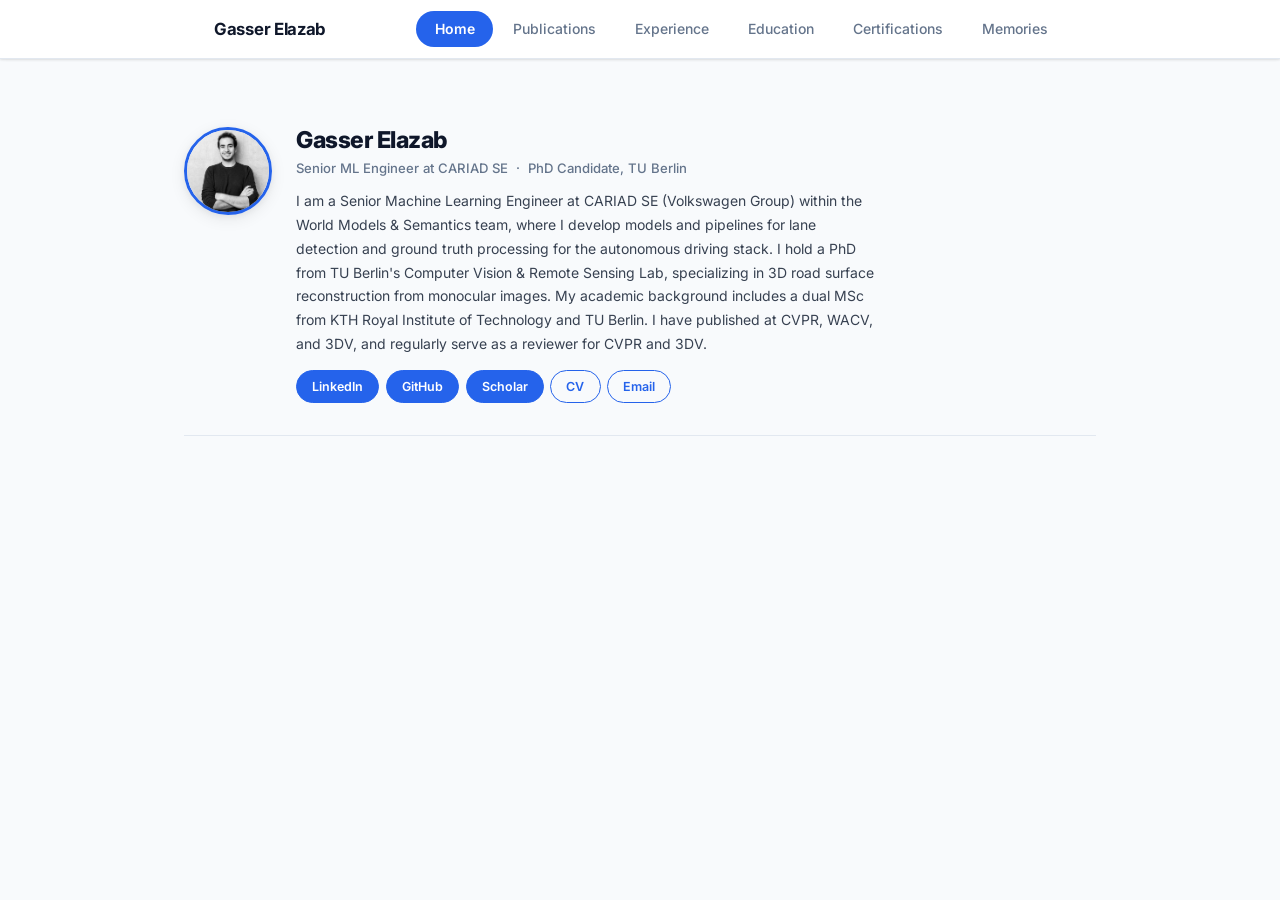
<file: index.html>
<!DOCTYPE html>
<html lang="en">
<head>
    <meta charset="UTF-8">
    <meta name="viewport" content="width=device-width, initial-scale=1.0">
    <title>Gasser Elazab</title>
    <link rel="stylesheet" href="style.css">
    <link rel="preconnect" href="https://fonts.googleapis.com">
    <link rel="preconnect" href="https://fonts.gstatic.com" crossorigin>
    <link href="https://fonts.googleapis.com/css2?family=Inter:ital,wght@0,300;0,400;0,500;0,600;0,700;0,800;1,400&display=swap" rel="stylesheet">
</head>
<body>

<!-- ══════════════════════  NAVBAR  ══════════════════════ -->
<nav class="top-nav">
    <div class="nav-inner">
        <span class="nav-brand">Gasser Elazab</span>
        <ul class="nav-list">
            <li><a href="index.html"           class="nav-tab active">Home</a></li>
            <li><a href="publications.html"    class="nav-tab">Publications</a></li>
            <li><a href="experience.html"      class="nav-tab">Experience</a></li>
            <li><a href="education.html"       class="nav-tab">Education</a></li>
            <li><a href="certifications.html"  class="nav-tab">Certifications</a></li>
            <li><a href="memories.html"        class="nav-tab">Memories</a></li>
        </ul>
    </div>
</nav>

<!-- ══════════════════════  HOME  ══════════════════════ -->
<section id="home" class="page">

    <!-- Profile strip -->
    <div class="profile-strip">
        <img class="profile-photo" src="docs/images/GasserElazab_image.jpg" alt="Gasser Elazab">
        <div class="profile-info">
            <h1 class="profile-name">Gasser Elazab</h1>
            <p class="profile-role">Senior ML Engineer at CARIAD SE &nbsp;&middot;&nbsp; PhD Candidate, TU Berlin</p>
            <p class="profile-bio">
            I am a Senior Machine Learning Engineer at CARIAD SE (Volkswagen Group) within the World Models &amp; Semantics team, where I develop models and pipelines for lane detection and ground truth processing for the autonomous driving stack. I hold a PhD from TU Berlin&#39;s Computer Vision &amp; Remote Sensing Lab, specializing in 3D road surface reconstruction from monocular images. My academic background includes a dual MSc from KTH Royal Institute of Technology and TU Berlin. I have published at CVPR, WACV, and 3DV, and regularly serve as a reviewer for CVPR and 3DV.
            </p>
            <div class="profile-links">
                <a href="https://linkedin.com/in/gasserelazab/" target="_blank" rel="noopener" class="plink">LinkedIn</a>
                <a href="https://github.com/GasserElAzab" target="_blank" rel="noopener" class="plink">GitHub</a>
                <a href="https://scholar.google.com/" target="_blank" rel="noopener" class="plink">Scholar</a>
                <a href="docs/CV/My_CV.pdf" target="_blank" rel="noopener" class="plink plink-outline">CV</a>
                <a href="mailto:gasser.elazab@gmail.com" class="plink plink-outline">Email</a>
            </div>
        </div>
    </div>

</section>

</body>
</html>
</file>
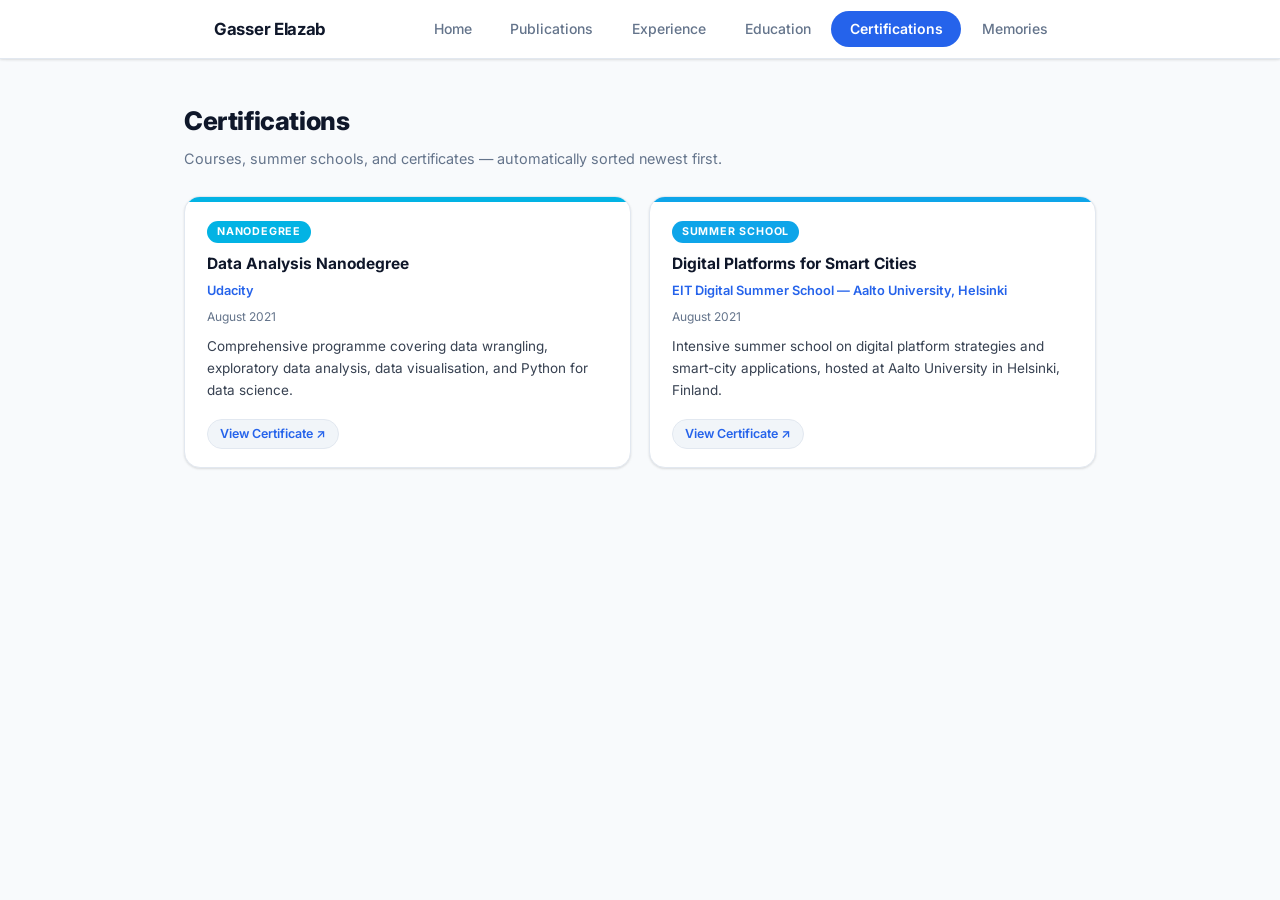
<file: certifications.html>
<!DOCTYPE html>
<html lang="en">
<head>
    <meta charset="UTF-8">
    <meta name="viewport" content="width=device-width, initial-scale=1.0">
    <title>Certifications – Gasser Elazab</title>
    <link rel="stylesheet" href="style.css">
    <link rel="preconnect" href="https://fonts.googleapis.com">
    <link rel="preconnect" href="https://fonts.gstatic.com" crossorigin>
    <link href="https://fonts.googleapis.com/css2?family=Inter:ital,wght@0,300;0,400;0,500;0,600;0,700;0,800;1,400&display=swap" rel="stylesheet">
</head>
<body>

<!-- ══════════════════════  NAVBAR  ══════════════════════ -->
<nav class="top-nav">
    <div class="nav-inner">
        <span class="nav-brand">Gasser Elazab</span>
        <ul class="nav-list">
            <li><a href="index.html"           class="nav-tab">Home</a></li>
            <li><a href="publications.html"    class="nav-tab">Publications</a></li>
            <li><a href="experience.html"      class="nav-tab">Experience</a></li>
            <li><a href="education.html"       class="nav-tab">Education</a></li>
            <li><a href="certifications.html"  class="nav-tab active">Certifications</a></li>
            <li><a href="memories.html"        class="nav-tab">Memories</a></li>
        </ul>
    </div>
</nav>

<!-- ══════════════════════  CERTIFICATIONS  ══════════════════════ -->
<section id="certifications" class="page">
    <h2 class="page-title">Certifications</h2>
    <p class="page-sub">Courses, summer schools, and certificates — automatically sorted newest first.</p>
    <div id="certs-container" class="cert-grid"></div>
</section>

<script>
// ════════════════════════════════════════════════════════════
//  CERTIFICATIONS DATA
//  Add new entries anywhere — they are auto-sorted newest first.
//  Fields:
//    id          – unique slug
//    title       – certificate / programme title
//    issuer      – issuing organisation
//    date        – human-readable date shown on the card
//    year, month – used for auto-sort (month 1–12)
//    category    – label shown as a pill (e.g. "Nanodegree", "Summer School")
//    color       – hex color for the accent bar and category pill
//    description – short description (optional, can be "")
//    pdf         – path to PDF, or "" if not available yet
// ════════════════════════════════════════════════════════════
const certsData = [
    {
        id: "udacity-data-analysis-2021",
        title: "Data Analysis Nanodegree",
        issuer: "Udacity",
        date: "August 2021",
        year: 2021,
        month: 8,
        category: "Nanodegree",
        color: "#02b3e4",
        description: "Comprehensive programme covering data wrangling, exploratory data analysis, data visualisation, and Python for data science.",
        pdf: "docs/certifications/DataAnalysis_nanodegree.pdf"
    },
    {
        id: "eit-summer-school-helsinki-2021",
        title: "Digital Platforms for Smart Cities",
        issuer: "EIT Digital Summer School — Aalto University, Helsinki",
        date: "August 2021",
        year: 2021,
        month: 8,
        category: "Summer School",
        color: "#0ea5e9",
        description: "Intensive summer school on digital platform strategies and smart-city applications, hosted at Aalto University in Helsinki, Finland.",
        pdf: "docs/certifications/EIT_SummerSchool_Helsinki_2021.pdf"
    },
    // ── Add new certifications above this line ──────────────────
    // { id, title, issuer, date, year, month, category, color, description, pdf }
];

function renderCerts() {
    // Sort newest first (year desc, then month desc)
    const sorted = [...certsData].sort((a, b) =>
        b.year !== a.year ? b.year - a.year : b.month - a.month
    );

    const container = document.getElementById('certs-container');
    if (!sorted.length) {
        container.innerHTML = '<p class="empty-note">No certifications added yet.</p>';
        return;
    }

    container.innerHTML = sorted.map(c => `
        <div class="cert-card">
            <div class="cert-card-bar" style="background:${c.color}"></div>
            <div class="cert-card-body">
                <span class="cert-category" style="background:${c.color}">${c.category}</span>
                <h3 class="cert-title">${c.title}</h3>
                <span class="cert-issuer">${c.issuer}</span>
                <span class="cert-date">${c.date}</span>
                ${c.description ? `<p class="cert-desc">${c.description}</p>` : ''}
            </div>
            ${c.pdf ? `
            <div class="cert-footer">
                <a href="${c.pdf}" target="_blank" rel="noopener" class="pill-link">View Certificate ↗</a>
            </div>` : ''}
        </div>
    `).join('');
}

renderCerts();
</script>
</body>
</html>
</file>
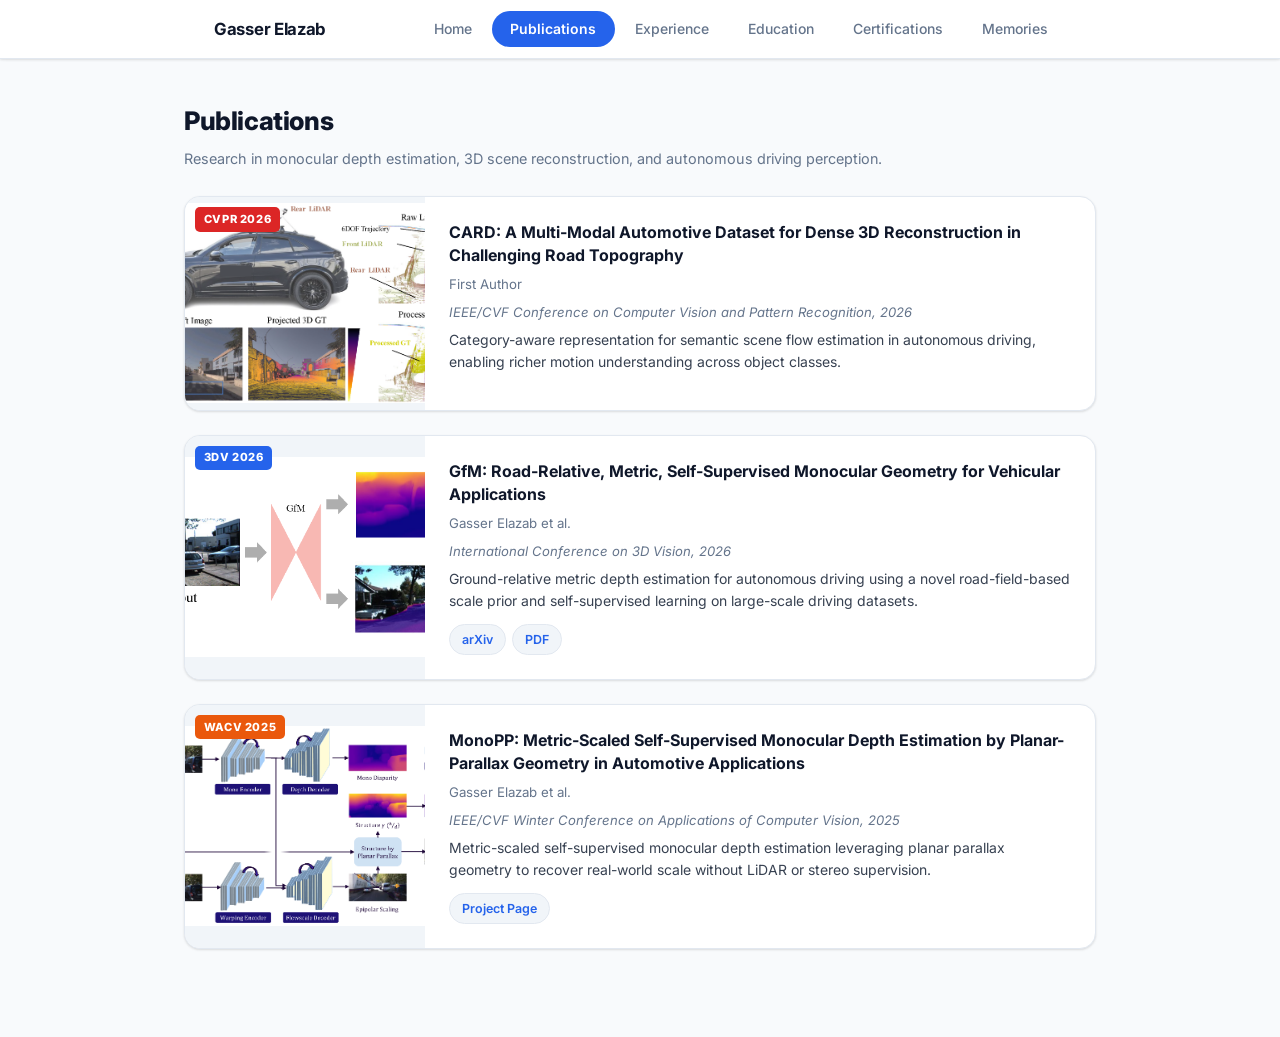
<file: publications.html>
<!DOCTYPE html>
<html lang="en">
<head>
    <meta charset="UTF-8">
    <meta name="viewport" content="width=device-width, initial-scale=1.0">
    <title>Publications – Gasser Elazab</title>
    <link rel="stylesheet" href="style.css">
    <link rel="preconnect" href="https://fonts.googleapis.com">
    <link rel="preconnect" href="https://fonts.gstatic.com" crossorigin>
    <link href="https://fonts.googleapis.com/css2?family=Inter:ital,wght@0,300;0,400;0,500;0,600;0,700;0,800;1,400&display=swap" rel="stylesheet">
</head>
<body>

<!-- ══════════════════════  NAVBAR  ══════════════════════ -->
<nav class="top-nav">
    <div class="nav-inner">
        <span class="nav-brand">Gasser Elazab</span>
        <ul class="nav-list">
            <li><a href="index.html"           class="nav-tab">Home</a></li>
            <li><a href="publications.html"    class="nav-tab active">Publications</a></li>
            <li><a href="experience.html"      class="nav-tab">Experience</a></li>
            <li><a href="education.html"       class="nav-tab">Education</a></li>
            <li><a href="certifications.html"  class="nav-tab">Certifications</a></li>
            <li><a href="memories.html"        class="nav-tab">Memories</a></li>
        </ul>
    </div>
</nav>

<!-- ══════════════════════  PUBLICATIONS  ══════════════════════ -->
<section id="publications" class="page">
    <h2 class="page-title">Publications</h2>
    <p class="page-sub">Research in monocular depth estimation, 3D scene reconstruction, and autonomous driving perception.</p>
    <div id="papers-container" style="margin-top:1.5rem"></div>
</section>

<script>
// ════════════════════════════════════════════════════════════
//  PAPERS DATA  — add new entries anywhere, auto-sorted newest first
//  Add a `year` (and optionally `month`) field to control ordering.
// ════════════════════════════════════════════════════════════
const papersData = [
    {
        id: "gfm-3dv-2026",
        title: "GfM: Road-Relative, Metric, Self-Supervised Monocular Geometry for Vehicular Applications",
        authors: "Gasser Elazab et al.",
        venue: "3DV 2026",
        venueFull: "International Conference on 3D Vision, 2026",
        venueClass: "venue-3dv",
        year: 2026, month: 3,
        image: "docs/paper_images/GfM.png",
        links: [
            { label: "arXiv", url: "https://arxiv.org/abs/2512.04303" },
            { label: "PDF",   url: "https://arxiv.org/pdf/2512.04303" },
            { label: "Proceedings", url: "" }
        ],
        abstract: "Ground-relative metric depth estimation for autonomous driving using a novel road-field-based scale prior and self-supervised learning on large-scale driving datasets."
    },
    {
        id: "card-cvpr-2026",
        title: "CARD: A Multi-Modal Automotive Dataset for Dense 3D Reconstruction in Challenging Road Topography",
        authors: "First Author",
        venue: "CVPR 2026",
        venueFull: "IEEE/CVF Conference on Computer Vision and Pattern Recognition, 2026",
        venueClass: "venue-cvpr",
        year: 2026, month: 6,
        image: "docs/paper_images/CARD_image.png",
        links: [
            { label: "Proceedings", url: "" }
        ],
        abstract: "Category-aware representation for semantic scene flow estimation in autonomous driving, enabling richer motion understanding across object classes."
    },
    {
        id: "monopp-wacv-2025",
        title: "MonoPP: Metric-Scaled Self-Supervised Monocular Depth Estimation by Planar-Parallax Geometry in Automotive Applications",
        authors: "Gasser Elazab et al.",
        venue: "WACV 2025",
        venueFull: "IEEE/CVF Winter Conference on Applications of Computer Vision, 2025",
        venueClass: "venue-wacv",
        year: 2025, month: 1,
        image: "docs/paper_images/monopp.png",
        links: [
            { label: "Project Page", url: "https://mono-pp.github.io/" },
            { label: "arXiv",        url: "" },
            { label: "Proceedings",  url: "" }
        ],
        abstract: "Metric-scaled self-supervised monocular depth estimation leveraging planar parallax geometry to recover real-world scale without LiDAR or stereo supervision."
    },
    // ── Add new papers above this line ──────────────────────────
    // { id, title, authors, venue, venueFull, venueClass, year, month, image, links, abstract }
];

function paperImgFallback(imgEl, venue) {
    const colorMap = { CVPR: '#dc2626', WACV: '#ea580c', '3DV': '#2563eb', ICCV: '#16a34a', ECCV: '#9333ea' };
    const key   = Object.keys(colorMap).find(k => venue.includes(k)) || 'CONF';
    const color = colorMap[key] || '#2563eb';
    const svg   = `<svg xmlns="http://www.w3.org/2000/svg" width="220" height="160">
        <rect fill="${color}" width="220" height="160"/>
        <text fill="rgba(255,255,255,0.9)" font-family="Inter,sans-serif" font-size="18" font-weight="700"
              x="110" y="86" text-anchor="middle">${key}</text>
    </svg>`;
    imgEl.src    = 'data:image/svg+xml;charset=utf-8,' + encodeURIComponent(svg);
    imgEl.onerror = null;
}

function renderPapers() {
    const container = document.getElementById('papers-container');
    if (!papersData.length) return;
    // Auto-sort: newest year first, then newest month first
    const sorted = [...papersData].sort((a, b) =>
        b.year !== a.year ? b.year - a.year : (b.month || 0) - (a.month || 0)
    );
    container.innerHTML = sorted.map(p => `
        <div class="paper-card">
            <div class="paper-img-wrap">
                <img src="${p.image}"
                     alt="${p.title}"
                     onerror="paperImgFallback(this,'${p.venue}')"
                     loading="lazy">
                <span class="venue-badge ${p.venueClass}">${p.venue}</span>
            </div>
            <div class="paper-content">
                <h3 class="paper-title">${p.title}</h3>
                <p class="paper-authors">${p.authors}</p>
                <p class="paper-venue-full">${p.venueFull}</p>
                <p class="paper-abstract">${p.abstract}</p>
                <div class="paper-links">
                    ${p.links.filter(l => l.url).map(l =>
                        `<a href="${l.url}" target="_blank" rel="noopener" class="pill-link">${l.label}</a>`
                    ).join('')}
                </div>
            </div>
        </div>
    `).join('');
}

renderPapers();
</script>
</body>
</html>
</file>
<file: style.css>
/* ═══════════════════════════════════════════════════════════════
   VARIABLES
═══════════════════════════════════════════════════════════════ */
:root {
    --primary:      #2563eb;
    --primary-dark: #1d4ed8;
    --bg:           #f8fafc;
    --surface:      #ffffff;
    --border:       #e2e8f0;
    --text:         #0f172a;
    --text-muted:   #64748b;
    --shadow-sm:    0 1px 3px rgba(0,0,0,0.07), 0 1px 2px rgba(0,0,0,0.06);
    --shadow-md:    0 4px 16px rgba(0,0,0,0.08), 0 2px 6px rgba(0,0,0,0.05);
    --radius:       16px;
    --radius-sm:    8px;
    --nav-h:        58px;
}

/* ═══════════════════════════════════════════════════════════════
   RESET & BASE
═══════════════════════════════════════════════════════════════ */
*, *::before, *::after { box-sizing: border-box; margin: 0; padding: 0; }
html                   { scroll-behavior: smooth; }

body {
    font-family: 'Inter', 'Segoe UI', system-ui, sans-serif;
    background: var(--bg);
    color: var(--text);
    line-height: 1.65;
    min-height: 100vh;
}

img  { max-width: 100%; height: auto; display: block; }
a    { color: var(--primary); text-decoration: none; }
a:hover { text-decoration: underline; }

/* ═══════════════════════════════════════════════════════════════
   PAGES
═══════════════════════════════════════════════════════════════ */
.page { max-width: 860px; margin: 0 auto; padding: 2rem 1.25rem 2rem; }

/* ═══════════════════════════════════════════════════════════════
   TOP NAV
═══════════════════════════════════════════════════════════════ */
.top-nav {
    position: sticky;
    top: 0;
    z-index: 200;
    background: rgba(255,255,255,0.97);
    backdrop-filter: blur(10px);
    -webkit-backdrop-filter: blur(10px);
    border-bottom: 1px solid var(--border);
    box-shadow: var(--shadow-sm);
}

.nav-inner {
    max-width: 900px;
    margin: 0 auto;
    height: var(--nav-h);
    display: flex;
    align-items: center;
    justify-content: space-between;
    padding: 0 1.5rem;
    gap: 1rem;
}

.nav-brand {
    font-weight: 800;
    font-size: 0.97rem;
    color: var(--text);
    letter-spacing: -0.2px;
    flex-shrink: 0;
}

.nav-list {
    display: flex;
    align-items: center;
    gap: 2px;
    list-style: none;
}

.nav-tab {
    display: inline-block;
    background: none;
    border: none;
    cursor: pointer;
    font-family: inherit;
    font-size: 0.84rem;
    font-weight: 500;
    color: var(--text-muted);
    padding: 0.38rem 0.9rem;
    border-radius: 99px;
    transition: background 0.15s, color 0.15s;
    white-space: nowrap;
    text-decoration: none;
}
.nav-tab:hover  { background: var(--bg); color: var(--text); text-decoration: none; }
.nav-tab.active { background: var(--primary); color: #fff; font-weight: 600; }

/* ═══════════════════════════════════════════════════════════════
   PAGE TITLE
═══════════════════════════════════════════════════════════════ */
.page-title { font-size: 1.6rem; font-weight: 800; letter-spacing: -0.4px; margin-bottom: 0.3rem; }
.page-sub   { color: var(--text-muted); font-size: 0.9rem; }

/* ═══════════════════════════════════════════════════════════════
   PROFILE STRIP
═══════════════════════════════════════════════════════════════ */
.profile-strip {
    display: flex;
    align-items: flex-start;
    gap: 1.5rem;
    padding: 1.75rem 0 2rem;
    border-bottom: 1px solid var(--border);
    margin-bottom: 2.25rem;
}

.profile-photo {
    width: 88px;
    height: 88px;
    border-radius: 50%;
    object-fit: cover;
    flex-shrink: 0;
    border: 3px solid var(--primary);
    box-shadow: var(--shadow-md);
}

.profile-name {
    font-size: 1.45rem;
    font-weight: 800;
    letter-spacing: -0.5px;
    line-height: 1.2;
    margin-bottom: 0.15rem;
}

.profile-role {
    font-size: 0.82rem;
    color: var(--text-muted);
    margin-bottom: 0.6rem;
    font-weight: 500;
}

.profile-bio {
    font-size: 0.875rem;
    color: #374151;
    line-height: 1.7;
    margin-bottom: 0.9rem;
    max-width: 580px;
}

.profile-links {
    display: flex;
    flex-wrap: wrap;
    gap: 0.4rem;
}

.plink {
    display: inline-block;
    padding: 0.3rem 0.95rem;
    border-radius: 99px;
    font-size: 0.78rem;
    font-weight: 600;
    background: var(--primary);
    color: #fff !important;
    text-decoration: none !important;
    border: 1.5px solid var(--primary);
    transition: background 0.15s, border-color 0.15s;
}
.plink:hover             { background: var(--primary-dark); border-color: var(--primary-dark); }
.plink-outline           { background: transparent; color: var(--primary) !important; }
.plink-outline:hover     { background: #eff6ff; }

/* ═══════════════════════════════════════════════════════════════
   HOME SECTION HEADING
═══════════════════════════════════════════════════════════════ */
.home-section        { margin-top: 0.5rem; }
.home-section-title  {
    font-size: 1rem;
    font-weight: 700;
    letter-spacing: 0.5px;
    text-transform: uppercase;
    color: var(--text-muted);
    margin-bottom: 1.25rem;
}

/* ═══════════════════════════════════════════════════════════════
   PAPER CARDS
═══════════════════════════════════════════════════════════════ */
.paper-card {
    background: var(--surface);
    border-radius: var(--radius);
    border: 1px solid var(--border);
    box-shadow: var(--shadow-sm);
    display: flex;
    overflow: hidden;
    margin-bottom: 1.25rem;
    transition: box-shadow 0.18s, transform 0.15s;
}
.paper-card:hover { box-shadow: var(--shadow-md); transform: translateY(-2px); }

.paper-img-wrap {
    position: relative;
    flex-shrink: 0;
    width: 200px;
    background: #f1f5f9;
    display: flex;
    align-items: center;
    justify-content: center;
    overflow: hidden;
}
.paper-img-wrap img {
    width: 200px;
    height: 100%;
    max-height: 180px;
    object-fit: cover;
}

.venue-badge {
    position: absolute;
    top: 8px;
    left: 8px;
    padding: 0.15rem 0.5rem;
    border-radius: 5px;
    font-size: 0.67rem;
    font-weight: 800;
    color: #fff;
    letter-spacing: 0.8px;
    text-transform: uppercase;
}
.venue-cvpr { background: #dc2626; }
.venue-wacv { background: #ea580c; }
.venue-3dv  { background: #2563eb; }
.venue-iccv { background: #16a34a; }
.venue-eccv { background: #9333ea; }

.paper-content {
    padding: 1.2rem 1.4rem;
    flex: 1;
    display: flex;
    flex-direction: column;
    gap: 0.3rem;
    min-width: 0;
}
.paper-title       { font-size: 0.95rem; font-weight: 700; color: var(--text); line-height: 1.45; }
.paper-authors     { font-size: 0.78rem; color: var(--text-muted); }
.paper-venue-full  { font-size: 0.78rem; color: var(--text-muted); font-style: italic; }
.paper-abstract    { font-size: 0.83rem; color: #374151; flex: 1; line-height: 1.6; }

.paper-links { display: flex; flex-wrap: wrap; gap: 0.4rem; margin-top: 0.5rem; }
.pill-link {
    display: inline-block;
    padding: 0.2rem 0.7rem;
    border-radius: 99px;
    font-size: 0.75rem;
    font-weight: 600;
    background: #eff6ff;
    color: var(--primary) !important;
    border: 1px solid #bfdbfe;
    text-decoration: none !important;
    transition: background 0.15s;
}
.pill-link:hover { background: #dbeafe; }

/* ═══════════════════════════════════════════════════════════════
   TIMELINE (CV & Education)
═══════════════════════════════════════════════════════════════ */
.page-header      { margin-bottom: 2rem; }

.timeline {
    position: relative;
    padding-left: 2rem;
}
.timeline::before {
    content: '';
    position: absolute;
    left: 9px;
    top: 8px;
    bottom: 8px;
    width: 2px;
    background: var(--border);
    border-radius: 2px;
}

.tl-item {
    position: relative;
    margin-bottom: 2rem;
}
.tl-item:last-child { margin-bottom: 0; }

/* dot */
.tl-marker {
    position: absolute;
    left: -2rem;
    top: 7px;
    width: 14px;
    height: 14px;
    border-radius: 50%;
    background: var(--primary);
    border: 2.5px solid var(--bg);
    box-shadow: 0 0 0 2px var(--primary);
    z-index: 1;
}
.tl-marker-edu { background: #16a34a; box-shadow: 0 0 0 2px #16a34a; }

.tl-content {
    background: var(--surface);
    border: 1px solid var(--border);
    border-radius: var(--radius);
    padding: 1.2rem 1.4rem;
    box-shadow: var(--shadow-sm);
    transition: box-shadow 0.18s;
}
.tl-content:hover { box-shadow: var(--shadow-md); }

.tl-header {
    display: flex;
    justify-content: space-between;
    align-items: flex-start;
    gap: 1rem;
    margin-bottom: 0.5rem;
    flex-wrap: wrap;
}

.tl-role {
    display: block;
    font-size: 1rem;
    font-weight: 700;
    color: var(--text);
    margin-bottom: 0.2rem;
}

.tl-tag {
    display: inline-block;
    font-size: 0.68rem;
    font-weight: 600;
    background: #eff6ff;
    color: var(--primary);
    border: 1px solid #bfdbfe;
    border-radius: 99px;
    padding: 0.08rem 0.5rem;
    vertical-align: middle;
    margin-left: 0.4rem;
}

.tl-org {
    display: block;
    font-size: 0.82rem;
    color: var(--primary);
    font-weight: 600;
}

.tl-period {
    font-size: 0.75rem;
    color: var(--text-muted);
    white-space: nowrap;
    flex-shrink: 0;
    padding-top: 0.1rem;
}

.tl-grade {
    display: inline-block;
    margin: 0.35rem 0 0.45rem;
    font-size: 0.78rem;
    font-weight: 700;
    color: #16a34a;
    background: #f0fdf4;
    border: 1px solid #bbf7d0;
    border-radius: 99px;
    padding: 0.12rem 0.7rem;
}

.tl-bullets {
    list-style: none;
    margin-top: 0.5rem;
    padding: 0;
    display: flex;
    flex-direction: column;
    gap: 0.4rem;
}
.tl-bullets > li {
    font-size: 0.855rem;
    color: #374151;
    line-height: 1.6;
    padding-left: 1.1rem;
    position: relative;
}
.tl-bullets > li::before {
    content: '▸';
    position: absolute;
    left: 0;
    color: var(--primary);
    font-size: 0.7rem;
    top: 0.25rem;
}
/* nested bullets */
.tl-bullets ul {
    list-style: none;
    margin-top: 0.35rem;
    padding-left: 0;
    display: flex;
    flex-direction: column;
    gap: 0.3rem;
}
.tl-bullets ul li {
    font-size: 0.84rem;
    color: #374151;
    line-height: 1.6;
    padding-left: 1.1rem;
    position: relative;
}
.tl-bullets ul li::before {
    content: '–';
    position: absolute;
    left: 0;
    color: var(--text-muted);
}

/* ═══════════════════════════════════════════════════════════════
   MEMORIES PAGE — TRIP CARDS
═══════════════════════════════════════════════════════════════ */
.trip-card {
    border-radius: var(--radius);
    overflow: hidden;
    background: var(--surface);
    box-shadow: var(--shadow-sm);
    border: 1px solid var(--border);
    margin-bottom: 1.5rem;
    transition: box-shadow 0.18s;
}
.trip-card:hover { box-shadow: var(--shadow-md); }

/* Cover image / gradient */
.trip-cover {
    position: relative;
    height: 230px;
    overflow: hidden;
}

.trip-cover-img {
    width: 100%;
    height: 100%;
    object-fit: cover;
    display: block;
}

.trip-cover-placeholder {
    width: 100%;
    height: 100%;
}

.trip-cover-overlay {
    position: absolute;
    inset: 0;
    background: linear-gradient(to top, rgba(0,0,0,0.72) 0%, rgba(0,0,0,0.1) 55%, transparent 100%);
    display: flex;
    align-items: flex-end;
    justify-content: space-between;
    padding: 1.2rem 1.4rem;
}

.trip-cover-text { display: flex; flex-direction: column; gap: 2px; }

.trip-subtitle {
    font-size: 0.72rem;
    font-weight: 600;
    color: rgba(255,255,255,0.75);
    letter-spacing: 0.8px;
    text-transform: uppercase;
}

.trip-title {
    font-size: 1.45rem;
    font-weight: 800;
    color: #fff;
    letter-spacing: -0.3px;
    line-height: 1.2;
}

.trip-photo-count {
    font-size: 0.72rem;
    color: rgba(255,255,255,0.8);
    background: rgba(0,0,0,0.35);
    padding: 0.2rem 0.6rem;
    border-radius: 99px;
    align-self: flex-end;
    flex-shrink: 0;
}

/* Preview strip */
.trip-preview-strip {
    display: flex;
    gap: 3px;
    padding: 3px;
    background: var(--bg);
}

.strip-thumb {
    flex: 1;
    aspect-ratio: 1;
    object-fit: cover;
    cursor: pointer;
    transition: opacity 0.15s;
    min-width: 0;
}
.strip-thumb:hover { opacity: 0.82; }

.strip-more-btn {
    flex: 1;
    min-width: 0;
    aspect-ratio: 1;
    display: flex;
    flex-direction: column;
    align-items: center;
    justify-content: center;
    background: #1e293b;
    color: #fff;
    border: none;
    cursor: pointer;
    font-family: inherit;
    font-size: 1.15rem;
    font-weight: 800;
    line-height: 1.2;
    transition: background 0.15s;
}
.strip-more-btn span { font-size: 0.7rem; font-weight: 500; opacity: 0.75; }
.strip-more-btn:hover { background: #334155; }

/* Expanded full grid */
.trip-full-grid {
    display: grid;
    grid-template-columns: repeat(4, 1fr);
    gap: 3px;
    padding: 0 3px 3px;
    background: var(--bg);
}
.trip-full-grid.hidden { display: none; }

.grid-thumb {
    width: 100%;
    aspect-ratio: 1;
    object-fit: cover;
    cursor: pointer;
    transition: opacity 0.15s;
}
.grid-thumb:hover { opacity: 0.82; }

.collapse-btn {
    grid-column: 1 / -1;
    padding: 0.65rem;
    background: none;
    border: none;
    border-top: 1px solid var(--border);
    color: var(--primary);
    font-size: 0.82rem;
    font-weight: 600;
    cursor: pointer;
    font-family: inherit;
    transition: background 0.15s;
}
.collapse-btn:hover { background: #f1f5f9; }

/* ═══════════════════════════════════════════════════════════════
   LIGHTBOX
═══════════════════════════════════════════════════════════════ */
.lightbox-overlay {
    position: fixed;
    inset: 0;
    background: rgba(0,0,0,0.9);
    z-index: 900;
}
.lightbox-overlay.hidden { display: none; }

.lightbox {
    position: fixed;
    inset: 0;
    z-index: 901;
    display: flex;
    flex-direction: column;
    align-items: center;
    justify-content: center;
    gap: 0.6rem;
    pointer-events: none;
}
.lightbox.hidden { display: none; }
.lightbox > * { pointer-events: auto; }

.lightbox img {
    max-width: 88vw;
    max-height: 80vh;
    object-fit: contain;
    border-radius: 6px;
}

#lightbox-caption {
    color: rgba(255,255,255,0.65);
    font-size: 0.8rem;
    text-align: center;
}

.lightbox-close {
    position: fixed;
    top: 1rem; right: 1rem;
    width: 36px; height: 36px;
    border-radius: 50%;
    border: none;
    background: rgba(255,255,255,0.15);
    color: #fff;
    font-size: 0.9rem;
    cursor: pointer;
    display: flex; align-items: center; justify-content: center;
}
.lightbox-close:hover { background: rgba(255,255,255,0.28); }

.lightbox-nav {
    position: fixed;
    top: 50%; transform: translateY(-50%);
    width: 44px; height: 44px;
    border-radius: 50%;
    border: none;
    background: rgba(255,255,255,0.15);
    color: #fff;
    font-size: 1.1rem;
    cursor: pointer;
    display: flex; align-items: center; justify-content: center;
    transition: background 0.15s;
}
.lightbox-nav:hover { background: rgba(255,255,255,0.28); }
.lightbox-nav.prev  { left: 1rem; }
.lightbox-nav.next  { right: 1rem; }

/* ═══════════════════════════════════════════════════════════════
   RESPONSIVE
═══════════════════════════════════════════════════════════════ */
@media (max-width: 640px) {
    .profile-strip   { gap: 1rem; }
    .profile-photo   { width: 72px; height: 72px; }
    .profile-name    { font-size: 1.2rem; }
    .paper-card      { flex-direction: column; }
    .paper-img-wrap  { width: 100%; }
    .paper-img-wrap img { width: 100%; max-height: 160px; }
    .trip-cover      { height: 180px; }
    .trip-title      { font-size: 1.2rem; }
    .trip-full-grid  { grid-template-columns: repeat(3, 1fr); }
}


/* ═══════════════════════════════════════════════════════════════
   RESET & BASE
═══════════════════════════════════════════════════════════════ */
*, *::before, *::after { box-sizing: border-box; margin: 0; padding: 0; }
html { scroll-behavior: smooth; }

body {
    font-family: 'Inter', 'Segoe UI', system-ui, sans-serif;
    background: var(--bg);
    color: var(--text);
    line-height: 1.7;
    min-height: 100vh;
}

img { max-width: 100%; height: auto; display: block; }
a   { color: var(--primary); }
a:hover { text-decoration: underline; }

/* ═══════════════════════════════════════════════════════════════
   NAVBAR
═══════════════════════════════════════════════════════════════ */
.navbar {
    position: sticky;
    top: 0;
    z-index: 200;
    display: flex;
    align-items: center;
    justify-content: space-between;
    height: 62px;
    padding: 0 2rem;
    background: var(--surface);
    border-bottom: 1px solid var(--border);
    box-shadow: var(--shadow-sm);
}

.nav-brand {
    font-weight: 700;
    font-size: 1.05rem;
    color: var(--text);
    letter-spacing: -0.3px;
}

.nav-links { display: flex; list-style: none; gap: 4px; }

.nav-tab {
    display: inline-block;
    padding: 0.4rem 1.15rem;
    border-radius: 99px;
    font-size: 0.875rem;
    font-weight: 500;
    color: var(--text-muted);
    text-decoration: none !important;
    transition: background 0.18s, color 0.18s;
}

.nav-tab:hover          { background: var(--bg); color: var(--text); }
.nav-tab.active         { background: var(--primary); color: #fff !important; }

/* ═══════════════════════════════════════════════════════════════
   PAGE SECTIONS
═══════════════════════════════════════════════════════════════ */
.page {
    max-width: 960px;
    margin: 0 auto;
    padding: 2.5rem 1.5rem 4rem;
}
.page.hidden { display: none; }

/* ═══════════════════════════════════════════════════════════════
   SHARED SECTION HEADINGS
═══════════════════════════════════════════════════════════════ */
.section-title {
    font-size: 1.75rem;
    font-weight: 800;
    letter-spacing: -0.4px;
    margin-bottom: 0.3rem;
}

.section-subtitle {
    color: var(--text-muted);
    font-size: 0.95rem;
    margin-bottom: 2rem;
}

.section-heading {
    font-size: 1.1rem;
    font-weight: 700;
    color: var(--primary);
    border-left: 4px solid var(--primary);
    padding-left: 0.7rem;
    margin-bottom: 1rem;
}

/* ═══════════════════════════════════════════════════════════════
   CARD BASE
═══════════════════════════════════════════════════════════════ */
.card {
    background: var(--surface);
    border-radius: var(--radius);
    border: 1px solid var(--border);
    box-shadow: var(--shadow-sm);
    padding: 2rem 2.5rem;
}

/* ═══════════════════════════════════════════════════════════════
   HERO / PROFILE
═══════════════════════════════════════════════════════════════ */
.hero {
    display: flex;
    align-items: center;
    gap: 2.5rem;
    margin-bottom: 1.5rem;
    box-shadow: var(--shadow-md);
}

.hero-photo img {
    width: 140px;
    height: 140px;
    border-radius: 50%;
    object-fit: cover;
    border: 4px solid var(--primary);
    box-shadow: var(--shadow-md);
    flex-shrink: 0;
}

.hero-content h1 {
    font-size: 2rem;
    font-weight: 800;
    letter-spacing: -0.6px;
    margin-bottom: 0.2rem;
}

.hero-title {
    color: var(--text-muted);
    font-size: 0.95rem;
    margin-bottom: 0.9rem;
}

.tags {
    display: flex;
    flex-wrap: wrap;
    gap: 0.4rem;
    margin-bottom: 1.1rem;
}

.tag {
    background: #eff6ff;
    color: var(--primary);
    border: 1px solid #bfdbfe;
    border-radius: 99px;
    padding: 0.22rem 0.8rem;
    font-size: 0.78rem;
    font-weight: 500;
}

.social-links { display: flex; flex-wrap: wrap; gap: 0.5rem; }

/* ═══════════════════════════════════════════════════════════════
   BUTTONS
═══════════════════════════════════════════════════════════════ */
.btn {
    display: inline-block;
    padding: 0.42rem 1.1rem;
    border-radius: var(--radius-sm);
    font-size: 0.84rem;
    font-weight: 600;
    background: var(--primary);
    color: #fff !important;
    text-decoration: none !important;
    transition: background 0.18s, transform 0.12s;
    border: 2px solid var(--primary);
}
.btn:hover      { background: var(--primary-dark); border-color: var(--primary-dark); transform: translateY(-1px); }

.btn-outline    { background: transparent; color: var(--primary) !important; }
.btn-outline:hover { background: #eff6ff; }

/* ═══════════════════════════════════════════════════════════════
   BIO SECTION
═══════════════════════════════════════════════════════════════ */
.bio-section p              { margin-bottom: 0.8rem; color: #374151; font-size: 0.97rem; }
.bio-section p:last-child   { margin-bottom: 0; }

/* ═══════════════════════════════════════════════════════════════
   HIGHLIGHTS GRID
═══════════════════════════════════════════════════════════════ */
.highlights-grid {
    display: grid;
    grid-template-columns: repeat(4, 1fr);
    gap: 1rem;
    margin-top: 1.5rem;
}

.highlight-card {
    background: var(--surface);
    border-radius: var(--radius);
    border: 1px solid var(--border);
    padding: 1.25rem 1rem;
    display: flex;
    align-items: center;
    gap: 0.8rem;
    cursor: pointer;
    transition: box-shadow 0.18s, transform 0.15s;
    box-shadow: var(--shadow-sm);
}
.highlight-card:hover        { box-shadow: var(--shadow-md); transform: translateY(-2px); }
.highlight-icon              { font-size: 1.75rem; line-height: 1; flex-shrink: 0; }
.highlight-card strong       { font-size: 0.88rem; display: block; line-height: 1.3; }
.highlight-card p            { font-size: 0.76rem; color: var(--text-muted); margin: 0; line-height: 1.4; }

/* ═══════════════════════════════════════════════════════════════
   PAPER CARDS
═══════════════════════════════════════════════════════════════ */
.paper-card {
    background: var(--surface);
    border-radius: var(--radius);
    border: 1px solid var(--border);
    box-shadow: var(--shadow-sm);
    display: flex;
    overflow: hidden;
    margin-bottom: 1.5rem;
    transition: box-shadow 0.18s;
}
.paper-card:hover { box-shadow: var(--shadow-md); }

.paper-img-wrap {
    position: relative;
    flex-shrink: 0;
    width: 240px;
    background: #f1f5f9;
    display: flex;
    align-items: center;
    justify-content: center;
    overflow: hidden;
}

.paper-img-wrap img {
    width: 240px;
    height: 100%;
    max-height: 200px;
    object-fit: cover;
}

.venue-badge {
    position: absolute;
    top: 10px;
    left: 10px;
    padding: 0.18rem 0.55rem;
    border-radius: 5px;
    font-size: 0.7rem;
    font-weight: 800;
    color: #fff;
    letter-spacing: 0.6px;
    text-transform: uppercase;
}

.venue-cvpr { background: #dc2626; }
.venue-wacv { background: #ea580c; }
.venue-3dv  { background: #2563eb; }
.venue-iccv { background: #16a34a; }
.venue-eccv { background: #9333ea; }

.paper-content {
    padding: 1.5rem;
    flex: 1;
    display: flex;
    flex-direction: column;
    gap: 0.35rem;
    min-width: 0;
}

.paper-title       { font-size: 1rem;  font-weight: 700; color: var(--text); line-height: 1.45; }
.paper-authors     { font-size: 0.83rem; color: var(--text-muted); }
.paper-venue-full  { font-size: 0.82rem; color: var(--text-muted); }
.paper-abstract    { font-size: 0.875rem; color: #374151; flex: 1; }

.paper-links {
    display: flex;
    flex-wrap: wrap;
    gap: 0.4rem;
    margin-top: 0.4rem;
}

.pill-link {
    display: inline-flex;
    align-items: center;
    gap: 0.25rem;
    padding: 0.22rem 0.75rem;
    border-radius: 99px;
    font-size: 0.78rem;
    font-weight: 600;
    background: #f1f5f9;
    color: var(--primary) !important;
    border: 1px solid var(--border);
    text-decoration: none !important;
    transition: background 0.15s;
}
.pill-link:hover { background: #e2e8f0; }

.empty-note { color: var(--text-muted); font-style: italic; }

/* ═══════════════════════════════════════════════════════════════
   MEMORY CARDS
═══════════════════════════════════════════════════════════════ */
.memory-card {
    background: var(--surface);
    border-radius: var(--radius);
    border: 1px solid var(--border);
    box-shadow: var(--shadow-sm);
    margin-bottom: 1.25rem;
    overflow: hidden;
}

.memory-header {
    display: flex;
    justify-content: space-between;
    align-items: center;
    padding: 1.25rem 1.5rem;
    cursor: pointer;
    user-select: none;
    transition: background 0.15s;
}
.memory-header:hover { background: #f8fafc; }

.memory-title    { font-size: 1.05rem; font-weight: 700; }
.memory-subtitle { font-size: 0.83rem; color: var(--text-muted); margin-top: 0.1rem; }

.memory-meta {
    display: flex;
    align-items: center;
    gap: 0.75rem;
    flex-shrink: 0;
}

.photo-count {
    font-size: 0.75rem;
    color: var(--text-muted);
    background: var(--bg);
    padding: 0.18rem 0.6rem;
    border-radius: 99px;
    border: 1px solid var(--border);
}

.expand-icon {
    font-size: 0.8rem;
    color: var(--text-muted);
    transition: transform 0.25s;
}

/* Accordion body */
.album-body {
    overflow: hidden;
    max-height: 3000px;          /* large enough for any album   */
    transition: max-height 0.35s ease;
}
.album-collapsed { max-height: 0; }

.album-grid {
    display: grid;
    padding: 0 1.25rem 1.25rem;
    gap: 6px;
}
.preview-grid { grid-template-columns: repeat(4, 1fr); }
.full-grid    { grid-template-columns: repeat(4, 1fr); }

.album-thumb {
    width: 100%;
    aspect-ratio: 1;
    object-fit: cover;
    border-radius: var(--radius-sm);
    cursor: pointer;
    transition: opacity 0.18s, transform 0.18s;
}
.album-thumb:hover { opacity: 0.85; transform: scale(1.02); }

.album-empty {
    padding: 1.75rem 1.25rem;
    color: var(--text-muted);
    font-size: 0.88rem;
}
.album-empty code {
    font-family: 'Courier New', monospace;
    background: #f1f5f9;
    padding: 0.15rem 0.4rem;
    border-radius: 4px;
    font-size: 0.82rem;
}

.extra-photos.hidden { display: none; }

.see-all-btn {
    display: block;
    width: 100%;
    padding: 0.75rem;
    background: none;
    border: none;
    border-top: 1px solid var(--border);
    color: var(--primary);
    font-size: 0.84rem;
    font-weight: 600;
    cursor: pointer;
    text-align: center;
    transition: background 0.15s;
    font-family: inherit;
}
.see-all-btn:hover { background: #f1f5f9; }

/* ═══════════════════════════════════════════════════════════════
   LIGHTBOX
═══════════════════════════════════════════════════════════════ */
.lightbox-overlay {
    position: fixed;
    inset: 0;
    background: rgba(0, 0, 0, 0.88);
    z-index: 1000;
}
.lightbox-overlay.hidden { display: none; }

.lightbox {
    position: fixed;
    top: 50%;
    left: 50%;
    transform: translate(-50%, -50%);
    z-index: 1001;
    display: flex;
    flex-direction: column;
    align-items: center;
    gap: 0.75rem;
    max-width: 90vw;
}
.lightbox.hidden { display: none; }

.lightbox img {
    max-width: 85vw;
    max-height: 78vh;
    object-fit: contain;
    border-radius: 8px;
    display: block;
}

.lightbox-close {
    position: fixed;
    top: 1.25rem;
    right: 1.25rem;
    width: 38px;
    height: 38px;
    border-radius: 50%;
    border: none;
    background: rgba(255, 255, 255, 0.15);
    color: #fff;
    font-size: 1rem;
    cursor: pointer;
    display: flex;
    align-items: center;
    justify-content: center;
    transition: background 0.15s;
}
.lightbox-close:hover  { background: rgba(255, 255, 255, 0.3); }

.lightbox-nav {
    position: fixed;
    top: 50%;
    transform: translateY(-50%);
    width: 46px;
    height: 46px;
    border-radius: 50%;
    border: none;
    background: rgba(255, 255, 255, 0.15);
    color: #fff;
    font-size: 1.3rem;
    cursor: pointer;
    display: flex;
    align-items: center;
    justify-content: center;
    transition: background 0.15s;
}
.lightbox-nav:hover { background: rgba(255, 255, 255, 0.3); }
.lightbox-nav.prev  { left: 1.25rem; }
.lightbox-nav.next  { right: 1.25rem; }

#lightbox-caption {
    color: rgba(255, 255, 255, 0.75);
    font-size: 0.83rem;
    text-align: center;
}

/* ═══════════════════════════════════════════════════════════════
   RESPONSIVE
═══════════════════════════════════════════════════════════════ */
@media (max-width: 760px) {
    .hero          { flex-direction: column; text-align: center; padding: 1.5rem; gap: 1.5rem; }
    .tags,
    .social-links  { justify-content: center; }
    .highlights-grid { grid-template-columns: 1fr 1fr; }
    .paper-card    { flex-direction: column; }
    .paper-img-wrap { width: 100%; }
    .paper-img-wrap img { width: 100%; max-height: 200px; }
    .preview-grid,
    .full-grid     { grid-template-columns: repeat(3, 1fr); }
}

@media (max-width: 480px) {
    .navbar        { padding: 0 1rem; }
    .page          { padding: 1.5rem 1rem 3rem; }
    .hero-content h1 { font-size: 1.5rem; }
    .highlights-grid { grid-template-columns: 1fr 1fr; }
    .preview-grid,
    .full-grid     { grid-template-columns: repeat(2, 1fr); }
}

/* ═══════════════════════════════════════════════════════════════
   CERTIFICATION CARDS
═══════════════════════════════════════════════════════════════ */
.cert-grid {
    display: grid;
    grid-template-columns: repeat(auto-fill, minmax(300px, 1fr));
    gap: 1.1rem;
    margin-top: 1.5rem;
}

.cert-card {
    background: var(--surface);
    border: 1px solid var(--border);
    border-radius: var(--radius);
    box-shadow: var(--shadow-sm);
    overflow: hidden;
    display: flex;
    flex-direction: column;
    transition: box-shadow 0.18s, transform 0.15s;
}
.cert-card:hover { box-shadow: var(--shadow-md); transform: translateY(-2px); }

/* Coloured accent bar at the top of every card */
.cert-card-bar {
    height: 5px;
    background: var(--primary);
    flex-shrink: 0;
}

.cert-card-body {
    padding: 1.2rem 1.4rem 1.1rem;
    display: flex;
    flex-direction: column;
    gap: 0.35rem;
    flex: 1;
}

.cert-category {
    display: inline-block;
    font-size: 0.67rem;
    font-weight: 700;
    letter-spacing: 0.8px;
    text-transform: uppercase;
    color: #fff;
    border-radius: 99px;
    padding: 0.12rem 0.6rem;
    margin-bottom: 0.25rem;
    width: fit-content;
}

.cert-title {
    font-size: 0.97rem;
    font-weight: 700;
    color: var(--text);
    line-height: 1.4;
    margin: 0;
}

.cert-issuer {
    font-size: 0.8rem;
    font-weight: 600;
    color: var(--primary);
    display: block;
}

.cert-date {
    font-size: 0.75rem;
    color: var(--text-muted);
    display: block;
}

.cert-desc {
    font-size: 0.845rem;
    color: #374151;
    line-height: 1.6;
    flex: 1;
    margin-top: 0.2rem;
}

.cert-footer {
    padding: 0 1.4rem 1.1rem;
}

@media (max-width: 540px) {
    .cert-grid { grid-template-columns: 1fr; }
}
</file>
